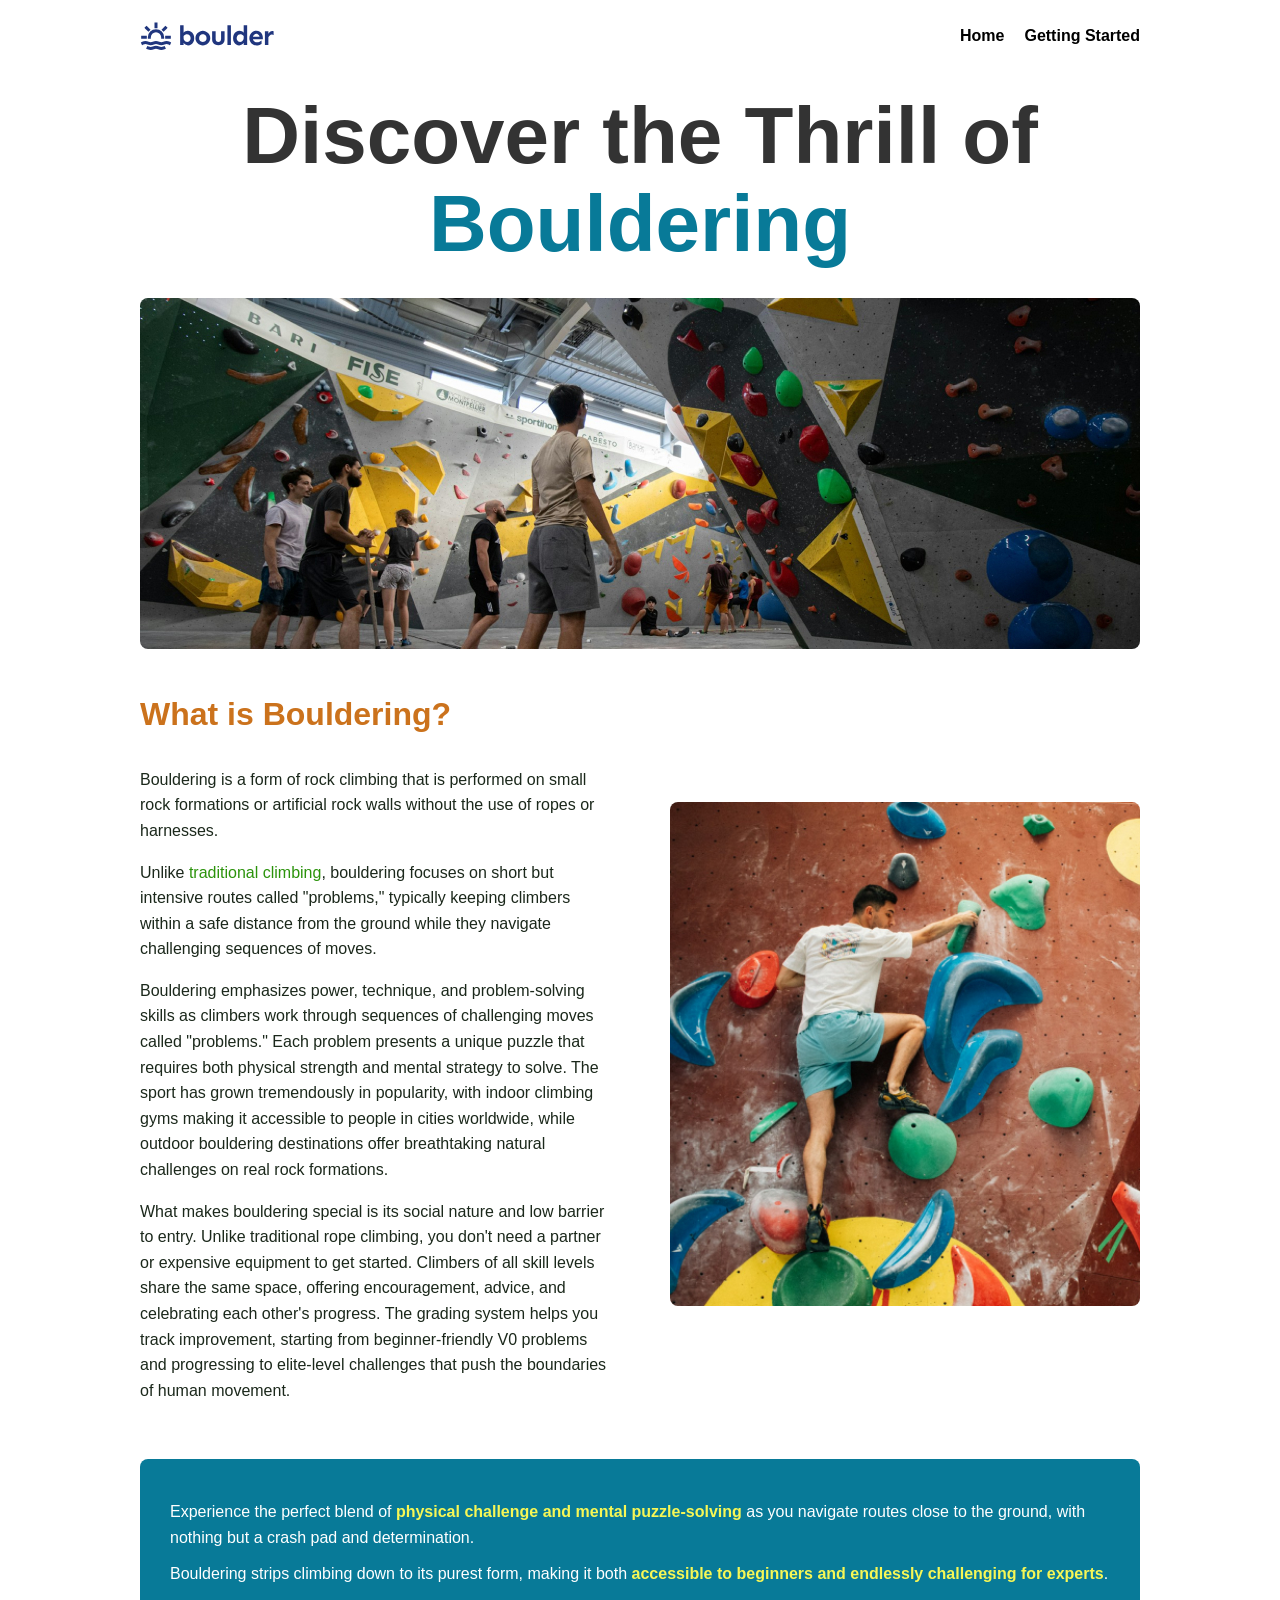
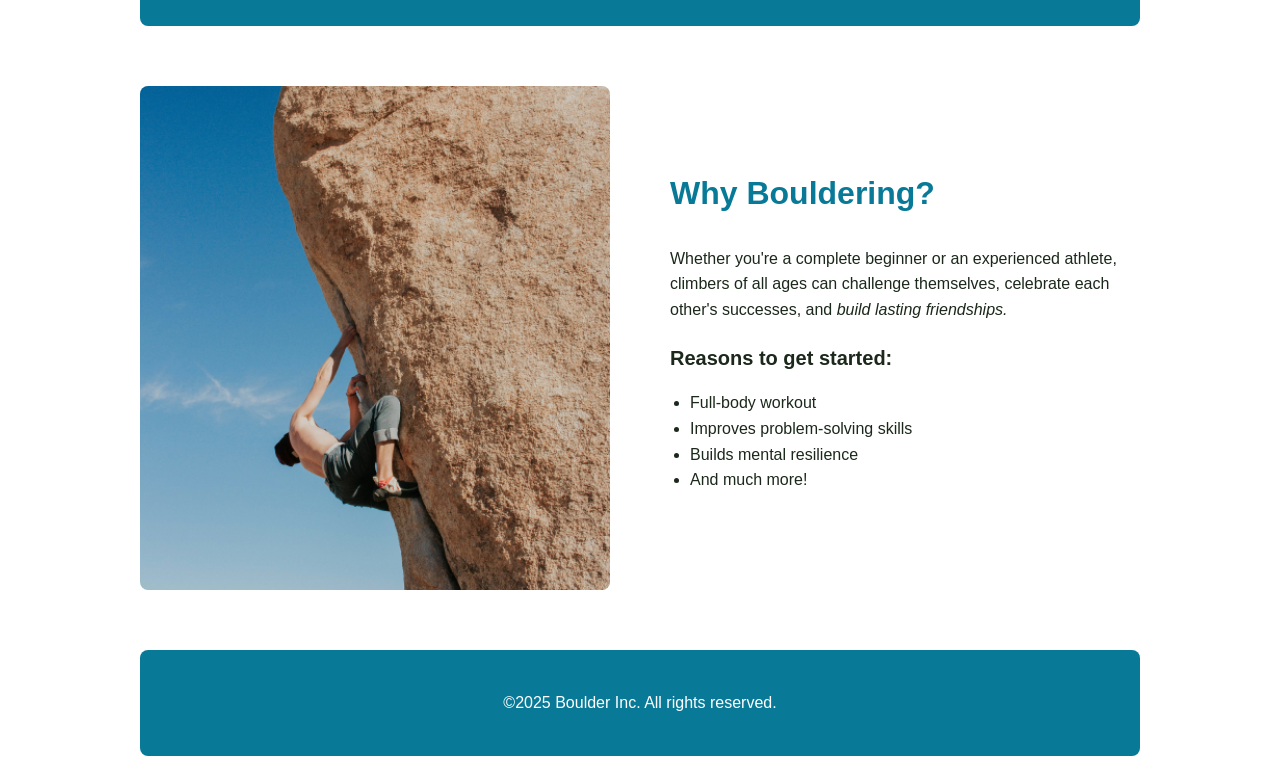
<file: index.html>
<!DOCTYPE html>
<html lang="en">
<head>
    <meta charset="UTF-8">
    <meta name="viewport" content="width=device-width, initial-scale=1.0">
    <title>My First Website</title>
    <link rel="stylesheet" href="css/style.css">
</head>
<body>
    <div class="wrapper">
        <header>
            <img src="images/logo.svg" alt="Logo">
            <nav class="primary-navigation" aria-label="primary-navigation">
                <ul>
                    <li><a href="index.html">Home</a></li>
                    <li><a href="getting-started.html">Getting Started</a></li>
                </ul>
            </nav>
        </header>

        <main>
            <section>
                <h1>Discover the Thrill of <span class="teal-text">Bouldering</span></h1>
                <img src="images/bouldering-gym.jpg" alt="An indoor bouldering gym with a lot of people">
                
                <div class="two-column-layout">
                    <div>
                        <h2 class="orange-text">What is Bouldering?</h2>
                        <p>Bouldering is a form of rock climbing that is performed on small rock formations or artificial rock walls without the use of ropes or harnesses.</p>
                        <p>Unlike <a href="https://www.youtube.com/watch?v=b2v4brHpdxY">traditional climbing</a>, bouldering focuses on short but intensive routes called "problems," typically keeping climbers within a safe distance from the ground while they navigate challenging sequences of moves.</p>
                        <p>Bouldering emphasizes power, technique, and problem-solving skills as climbers work through sequences of challenging moves called "problems." Each problem presents a unique puzzle that requires both physical strength and mental strategy to solve. The sport has grown tremendously in popularity, with indoor climbing gyms making it accessible to people in cities worldwide, while outdoor bouldering destinations offer breathtaking natural challenges on real rock formations.</p>

                        <p>What makes bouldering special is its social nature and low barrier to entry. Unlike traditional rope climbing, you don't need a partner or expensive equipment to get started. Climbers of all skill levels share the same space, offering encouragement, advice, and celebrating each other's progress. The grading system helps you track improvement, starting from beginner-friendly V0 problems and progressing to elite-level challenges that push the boundaries of human movement.</p>
                                                
                    </div>
                    <img src="images/what-is-bouldering.jpg" alt="A man attempting a bouldering problem at an indoor gym">
                </div>

                <div class="teal-bg border-box">
                    <p>Experience the perfect blend of <strong>physical challenge and mental puzzle-solving</strong> as you navigate routes close to the ground, with nothing but a crash pad and determination.</p>
                    <p>Bouldering strips climbing down to its purest form, making it both <strong>accessible to beginners and endlessly challenging for experts</strong>.</p>
                </div>
            </section>

            <section>
                <div class="two-column-layout">
                    <img src="images/why-bouldering.jpg" alt="A person climbing a large boulder outdoor with a blue sky in the background">
                    <div>
                        <h2 class="teal-text">Why Bouldering?</h2>
                        <p>Whether you're a complete beginner or an experienced athlete, climbers of all ages can challenge themselves, celebrate each other's successes, and <em>build lasting friendships.</em></p>

                        <h3>Reasons to get started:</h3>
                        <ul>
                            <li>Full-body workout</li>
                            <li>Improves problem-solving skills</li>
                            <li>Builds mental resilience</li>
                            <li>And much more!</li>
                        </ul>
                    </div>
                </div>
            </section>
            
        </main>

        <footer class="teal-bg">
            <p>©2025 Boulder Inc. All rights reserved.</p>
        </footer>
    </div>
</body>
</html>
</file>
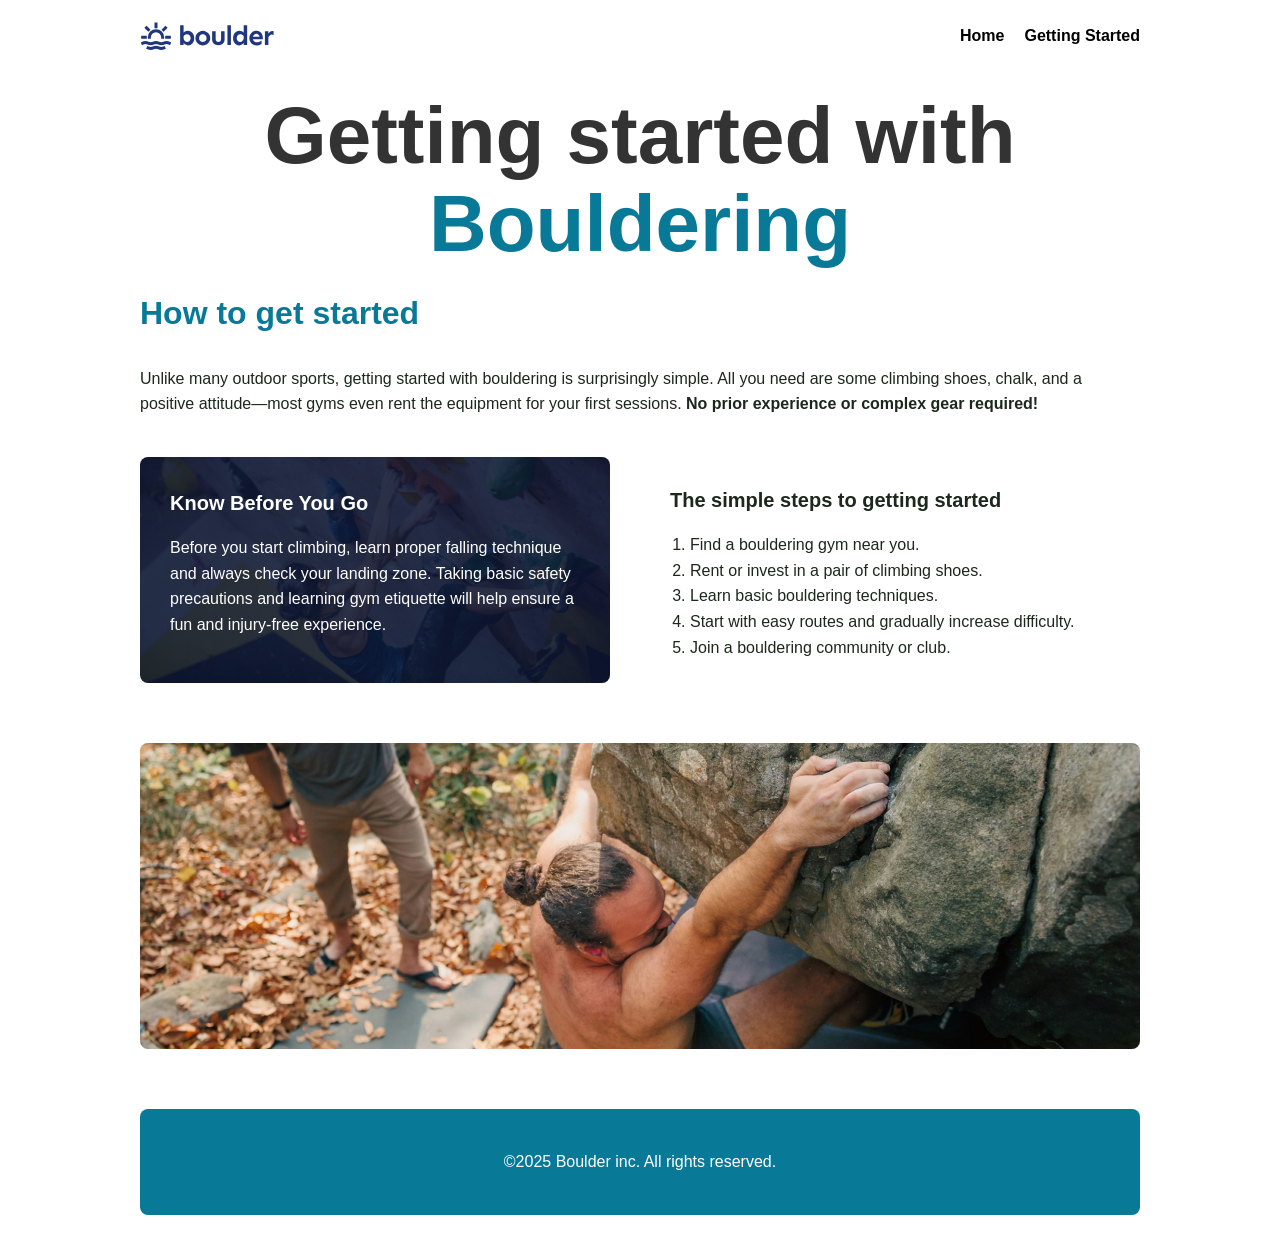
<file: getting-started.html>
<!DOCTYPE html>
<html lang="en">
<head>
    <meta charset="UTF-8">
    <meta name="viewport" content="width=device-width, initial-scale=1.0">
    <title>Getting Started with Bouldering</title>
    <link rel="stylesheet" href="css/style.css">
</head>
<body>
    <div class="wrapper">
        <header>
            <img src="images/logo.svg" alt="Logo">
            <nav class="primary-navigation" aria-label="primary-navigation">
                <ul>
                    <li><a href="index.html">Home</a></li>
                    <li><a href="getting-started.html">Getting Started</a></li>
                </ul>
            </nav>
        </header>

        <main>
            <section>
                <h1>Getting started with <span class="teal-text">Bouldering</span></h1>
                
                <h2 class="teal-text">How to get started</h2>
                <p>Unlike many outdoor sports, getting started with bouldering is surprisingly simple. All you need are some climbing shoes, chalk, and a positive attitude—most gyms even rent the equipment for your first sessions. <strong>No prior experience or complex gear required!</strong></p>

                <div class="two-column-layout">
                    <div class="climber-bg info-box">
                        <h3>Know Before You Go</h3>
                        <p>Before you start climbing, learn proper falling technique and always check your landing zone. Taking basic safety precautions and learning gym etiquette will help ensure a fun and injury-free experience.</p>
                    </div>
                    
                    <div>
                        <h3>The simple steps to getting started</h3>
                        <ol>
                            <li>Find a bouldering gym near you.</li>
                            <li>Rent or invest in a pair of climbing shoes.</li>
                            <li>Learn basic bouldering techniques.</li>
                            <li>Start with easy routes and gradually increase difficulty.</li>
                            <li>Join a bouldering community or club.</li>
                        </ol>
                    </div>
                </div>
            </section>

            <section>
                <img src="images/getting-started-outdoors.jpg" alt="Person bouldering outdoors on a large rock">
            </section>
        </main>

        <footer class="teal-bg">
            <p>©2025 Boulder inc. All rights reserved.</p>
        </footer>
    </div>
</body>
</html>
</file>
<file: css/style.css>
/* General body styles */
body {
    font-family: sans-serif;
    color: #1b281b;
    font-size: 16px;
    line-height: 1.6;
    margin: 0;
    padding: 0;
}

/* Headings */
h1 {
    color: #333;
    text-align: center;
    font-size: 3rem;
    line-height: 1.1;
    margin-block: 20px;
}

@media (width > 720px) {
    h1 {
        font-size: 5rem;
    }
}

h2 {
    color: black;
    font-size: 2rem;
    margin-block-start: 0;
}

h3 {
    font-size: 1.25rem;
    margin-block-end: 10px;
}

.orange-text {
    color: #cb721c;
}

.teal-text {
    color: #087A98;
}

/* Links */
a {
    color: #2b930b;
    text-decoration: none;
}

a:hover,
a:focus-visible {
    color: #5f9b9f;
}

/* Lists */
ul {
    list-style-type: disc;
    padding-left: 20px;
}

ol {
    list-style-type: decimal;
    padding-left: 20px;
}

/* Header */
header {
    display: flex;
    justify-content: space-between;
    align-items: center;
    gap: 20px;
    margin-block-end: 40px;
}

header img {
    max-width: 150px;
}

.primary-navigation ul {
    display: flex;
    gap: 20px;
    list-style: none;
    margin: 0;
    padding: 0;
}

.primary-navigation a { 
    color: black;
    font-weight: bold;
    text-decoration: none;
}

.primary-navigation a:hover,
.primary-navigation a:focus-visible {
    color: #5f9b9f;
}

/* Wrapper */
.wrapper {
    max-width: 1000px;
    width: 90%;
    margin: 0 auto;
    padding: 20px;
}

/* Main content images */
main > section > img {
    margin-block: 30px;
    width: 100%;
    border-radius: 8px;
}

/* Two column layout */
.two-column-layout {
    display: grid;
    gap: 40px;
    margin-block: 40px;
    align-items: center;
}

@media (width > 720px) {
    .two-column-layout {
        grid-template-columns: 1fr 1fr;
        gap: 60px;
    }
}

.two-column-layout img {
    width: 100%;
    border-radius: 8px;
    object-fit: cover;
}

/* Sections */
section {
    margin-block-end: 60px;
}

/* Border box / highlighted content */
.border-box {
    padding: 30px;
    border-radius: 8px;
    margin-block: 40px;
}

/* Info box with background image (for Getting Started page) */
.info-box {
    padding: 30px;
    border-radius: 8px;
    color: white;
}

.info-box h3 {
    margin-block-start: 0;
}

/* Footer */
footer {
    text-align: center;
    margin-block-start: 60px;
}

/* Background classes */
.climber-bg {
    background-image: linear-gradient(rgba(0, 0, 0, 0.5), rgba(0, 0, 0, 0.5)), url("../images/simle-steps.jpg");
    background-size: cover;
    background-position: center;
}

.teal-bg {
    background-color: #087A98;
    color: white;
    padding: 30px;
    border-radius: 8px;
}

.teal-bg p {
    margin: 10px 0;
}

.teal-bg strong {
    color: #f7f755;
}

/* Images */
img {
    display: block;
    max-inline-size: 100%;
    height: auto;
}

/* Italic text */
em {
    font-style: italic;
}
</file>
